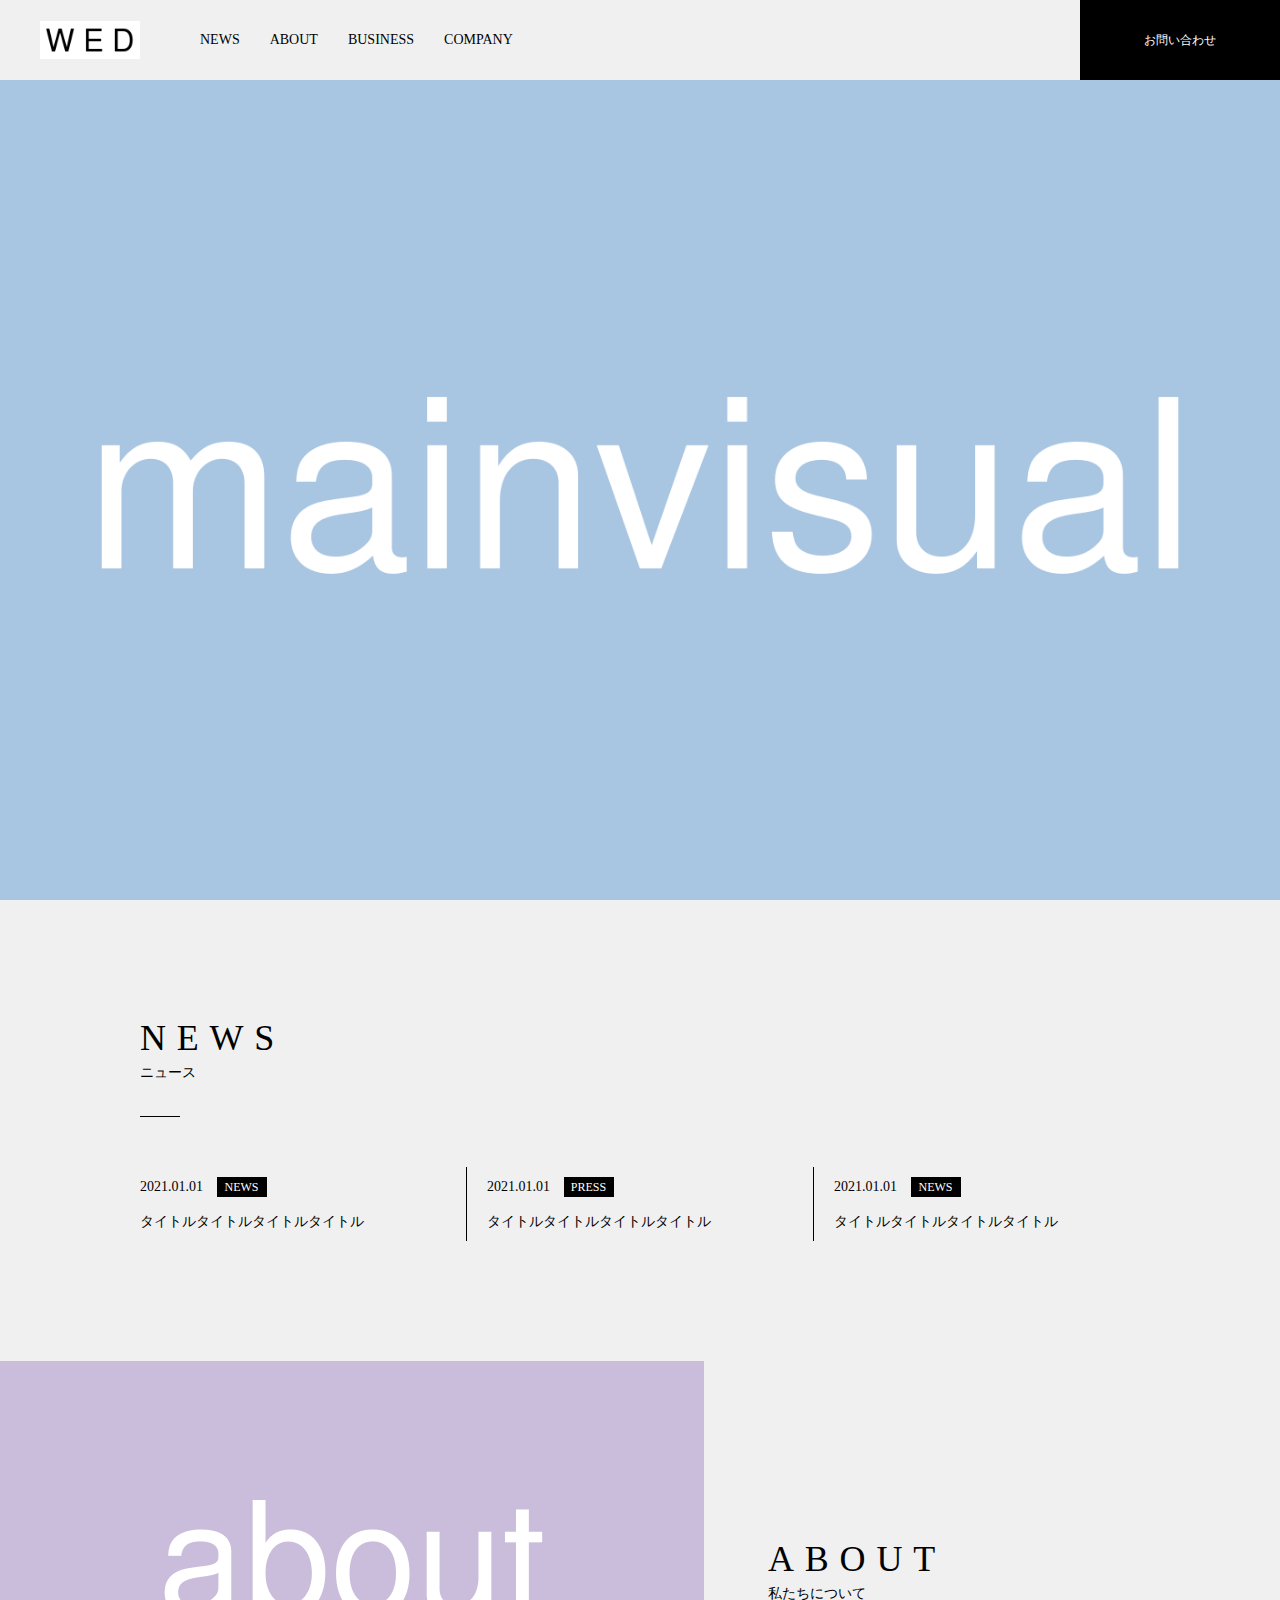
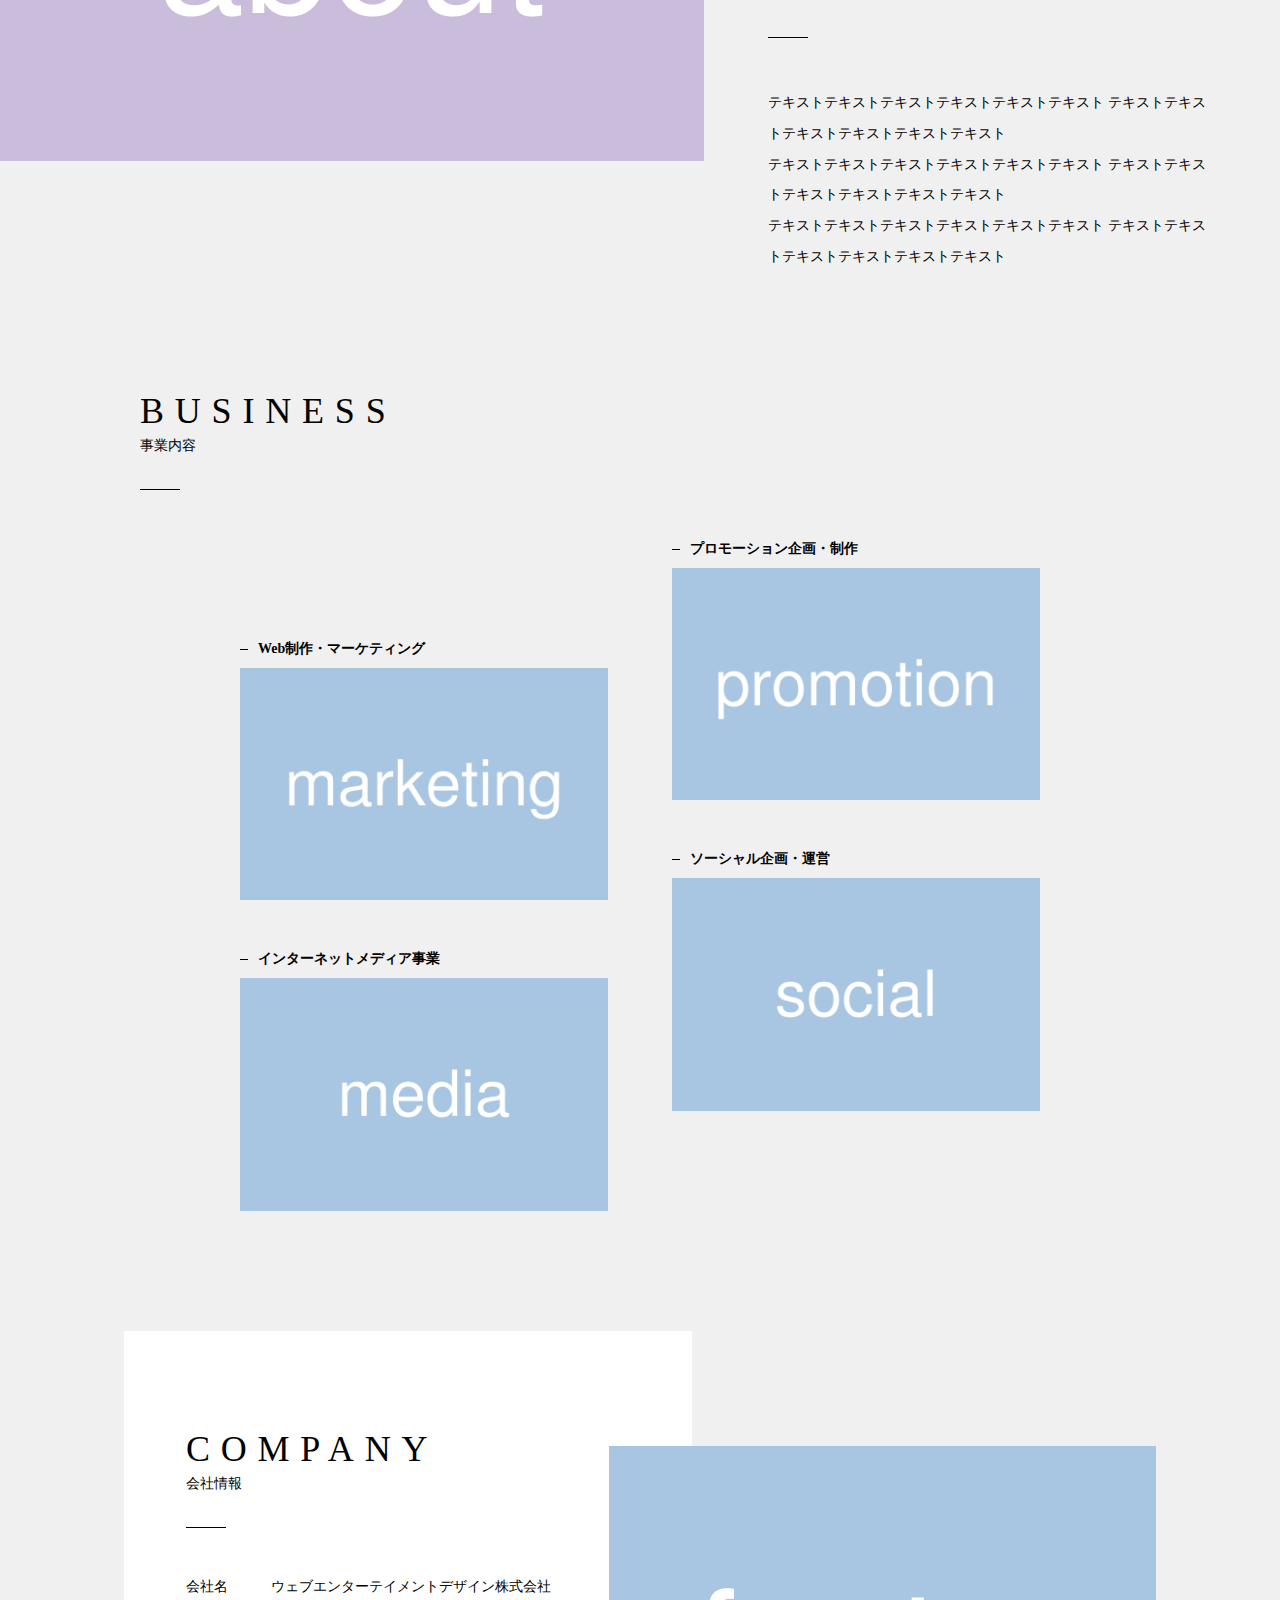
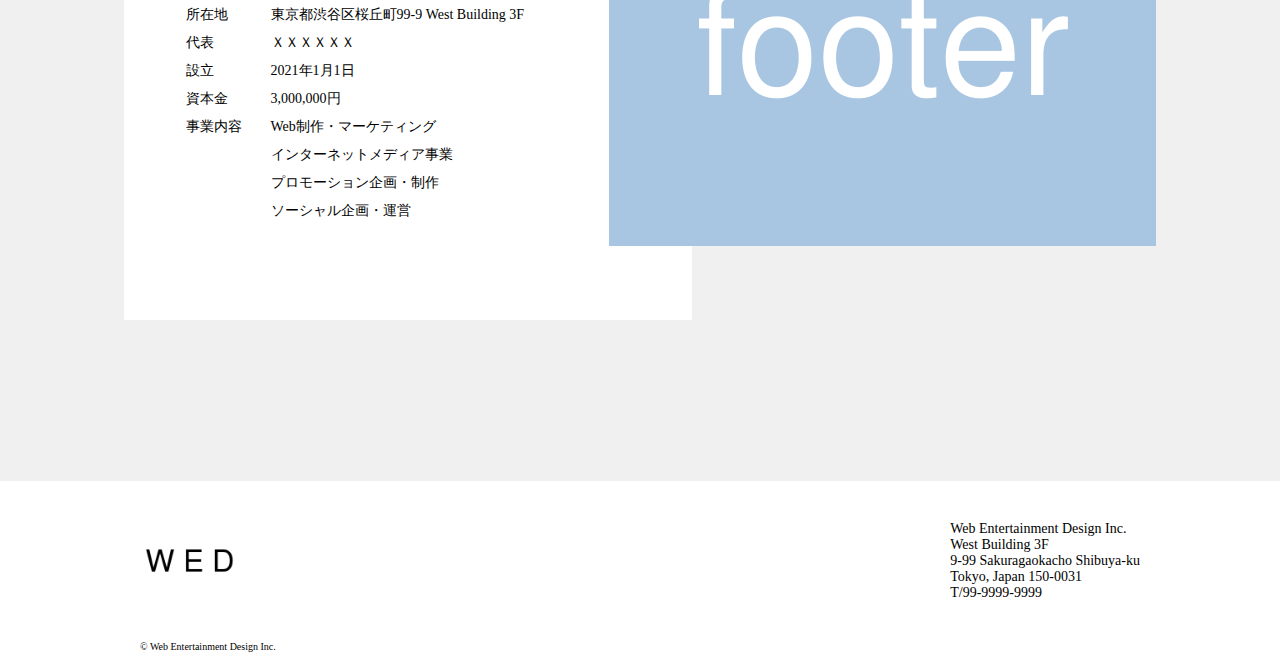
<file: fifth/index.html>
<!DOCTYPE html>
<html lang="ja">
<head>
  <meta charset="UTF-8">
  <meta http-equiv="X-UA-Compatible" content="IE=edge">
  <meta name="viewport" content="width=device-width, initial-scale=1.0">
  <title>課題5</title>
  <link rel="stylesheet" href="./css/style.css">
</head>
<body>
  <header id="header">
    <div class="wrapper inner">
      <h1 class="logo">
        <a href="index.html">
          <img src="./image/logo.png" alt="WED">
        </a>
      </h1>
      <nav>
        <ul>
          <li>
            <a href="#news">NEWS</a>
          </li>
          <li>
            <a href="#about">ABOUT</a>
          </li>
          <li>
            <a href="#business">BUSINESS</a>
          </li>
          <li>
            <a href="#company">COMPANY</a>
          </li>
        </ul>
      </nav>
    </div>
    <a class="contact" href="#">お問い合わせ</a>
  </header>
  <main>
    <div id="mainvisual">
      <img src="./image/mainvisual.png" alt="mainvisual">
    </div>
    <section id="news" class="wrapper">
      <h2 class="section-title">
        <span class="en">NEWS</span>
        <span class="ja">ニュース</span>
      </h2>
      <ul class="list">
        <li>
          <div class="date-area">
            <time datetime="2021-01-01">2021.01.01</time>
            <span>NEWS</span>
          </div>
          <p>タイトルタイトルタイトルタイトル</p>
        </li>
        <li>
          <div class="date-area">
            <time datetime="2021-01-01">2021.01.01</time>
            <span>PRESS</span>
          </div>
          <p>タイトルタイトルタイトルタイトル</p>
        </li>
        <li>
          <div class="date-area">
            <time datetime="2021-01-01">2021.01.01</time>
            <span>NEWS</span>
          </div>
          <p>タイトルタイトルタイトルタイトル</p>
        </li>
      </ul>
    </section>
    <section id="about">
      <div class="img">
        <img src="./image/about.png" alt="passion led us here">
      </div>
      <div class="text-area">
        <h2 class="section-title">
          <span class="en">ABOUT</span>
          <span class="ja">私たちについて</span>
        </h2>
        <p>テキストテキストテキストテキストテキストテキスト テキストテキストテキストテキストテキストテキスト</p>
        <p>テキストテキストテキストテキストテキストテキスト テキストテキストテキストテキストテキストテキスト</p>
        <p>テキストテキストテキストテキストテキストテキスト テキストテキストテキストテキストテキストテキスト</p>
      </div>
    </section>
    <section id="business" class="wrapper">
      <h2 class="section-title">
        <span class="en">BUSINESS</span>
        <span class="ja">事業内容</span>
      </h2>
      <div class="flex">
        <div class="left">
          <div class="item">
            <p class="title">Web制作・マーケティング</p>
            <img src="./image/marketing.png" alt="marketing">
          </div>
          <div class="item">
            <p class="title">インターネットメディア事業</p>
            <img src="./image/media.png" alt="media">
          </div>
        </div>
        <div class="right">
          <div class="item">
            <p class="title">プロモーション企画・制作</p>
            <img src="./image/promotion.png" alt="promotion">
          </div>
          <div class="item">
            <p class="title">ソーシャル企画・運営</p>
            <img src="./image/social.png" alt="social">
          </div>
        </div>
      </div>
    </section>
    <section id="company" class="wrapper">
      <div class="text">
        <h2 class="section-title">
          <span class="en">COMPANY</span>
          <span class="ja">会社情報</span>
        </h2>
        <dl class="info">
          <dt>会社名</dt>
          <dd>ウェブエンターテイメントデザイン株式会社</dd>
          <dt>所在地</dt>
          <dd>東京都渋谷区桜丘町99-9 West Building 3F</dd>
          <dt>代表</dt>
          <dd>ＸＸＸＸＸＸ</dd>
          <dt>設立</dt>
          <dd>2021年1月1日</dd>
          <dt>資本金</dt>
          <dd>3,000,000円</dd>
          <dt>事業内容</dt>
          <dd>Web制作・マーケティング</dd>
          <dd class="add">インターネットメディア事業</dd>
          <dd class="add">プロモーション企画・制作</dd>
          <dd class="add">ソーシャル企画・運営</dd>
        </dl>
      </div>
      <div class="img">
        <img src="./image/company.png" alt="company">
      </div>
    </section>
  </main>
  <footer id="footer">
    <div class="wrapper">
      <div class="flex">
        <div class="logo">
          <img src="./image/logo.png" alt="WED">
        </div>
        <div class="info">
          <p>
            Web Entertainment Design Inc.<br>
            West Building 3F<br>
            9-99 Sakuragaokacho Shibuya-ku<br>
            Tokyo, Japan 150-0031
          </p>
          <p>T/99-9999-9999</p>
        </div>
      </div>
      <p class="copyright">&copy; Web Entertainment Design Inc.</p>
    </div>
  </footer>
</body>
</html>
</file>
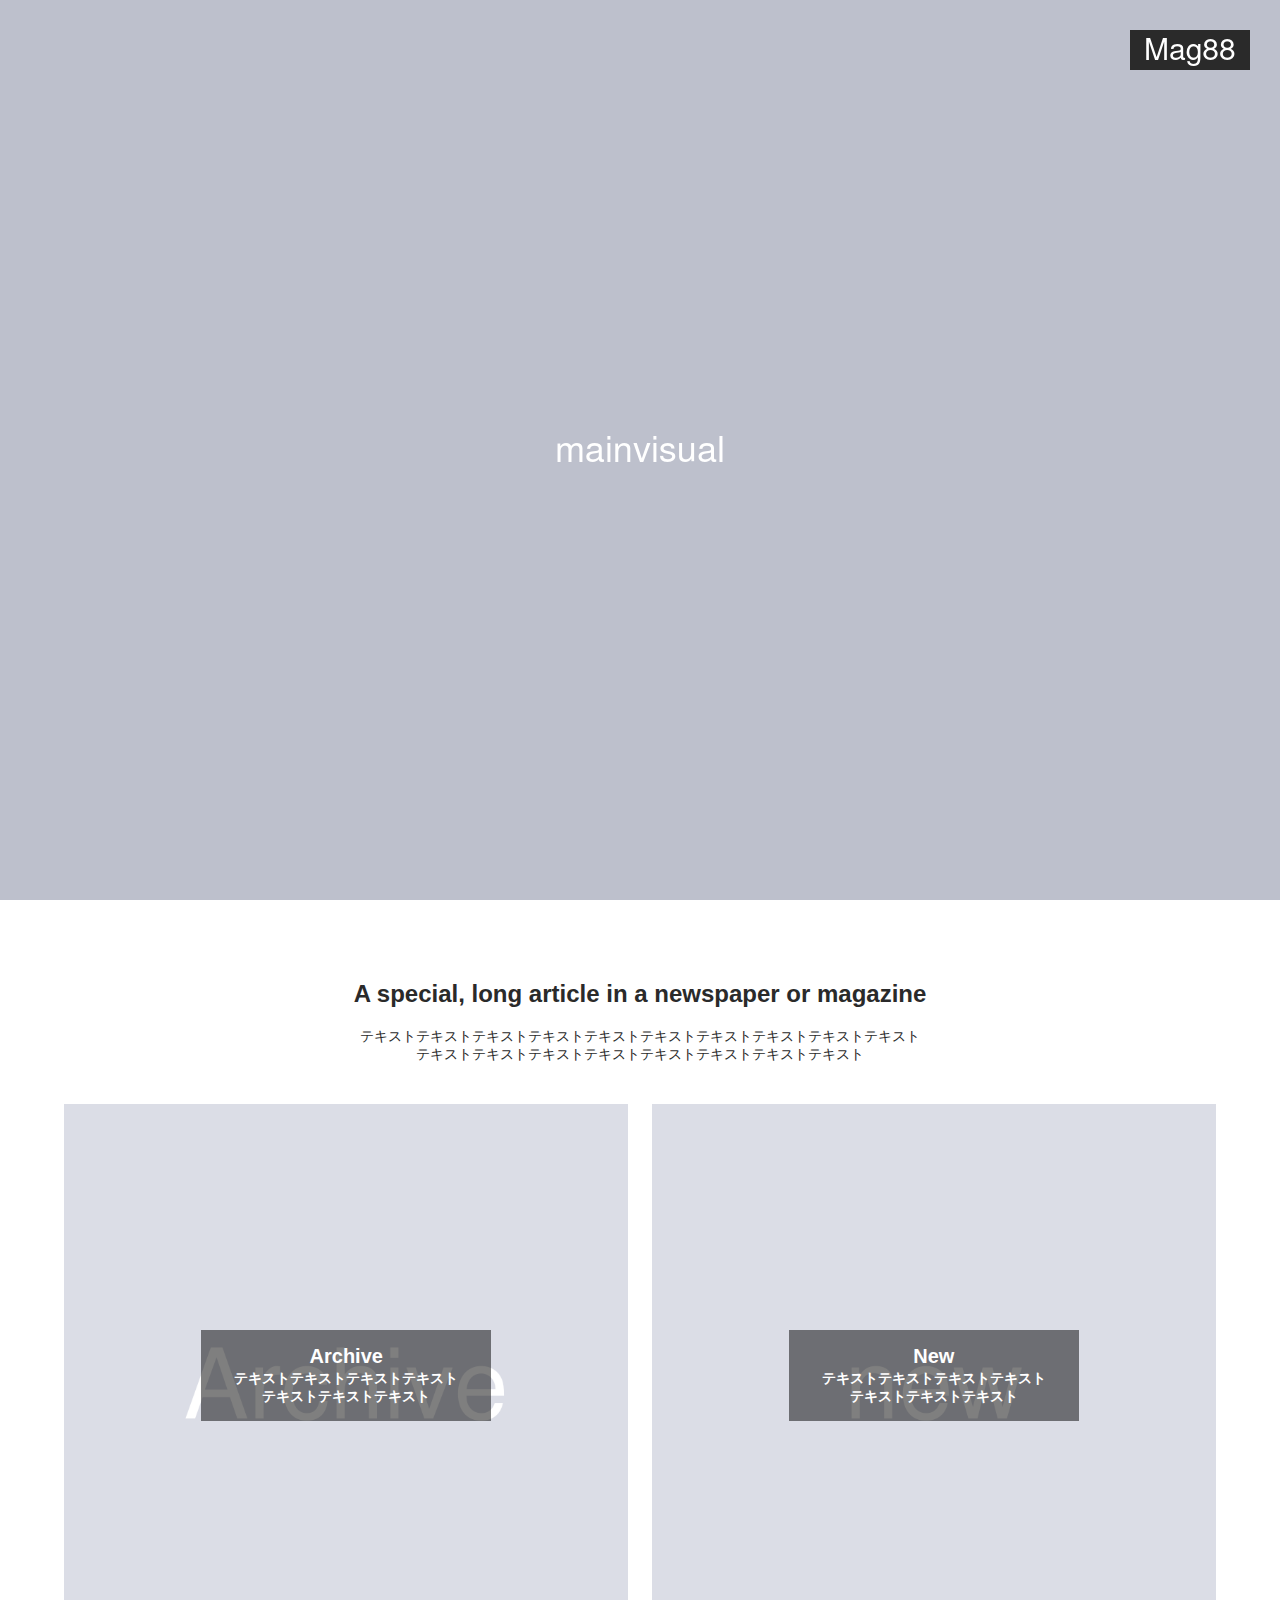
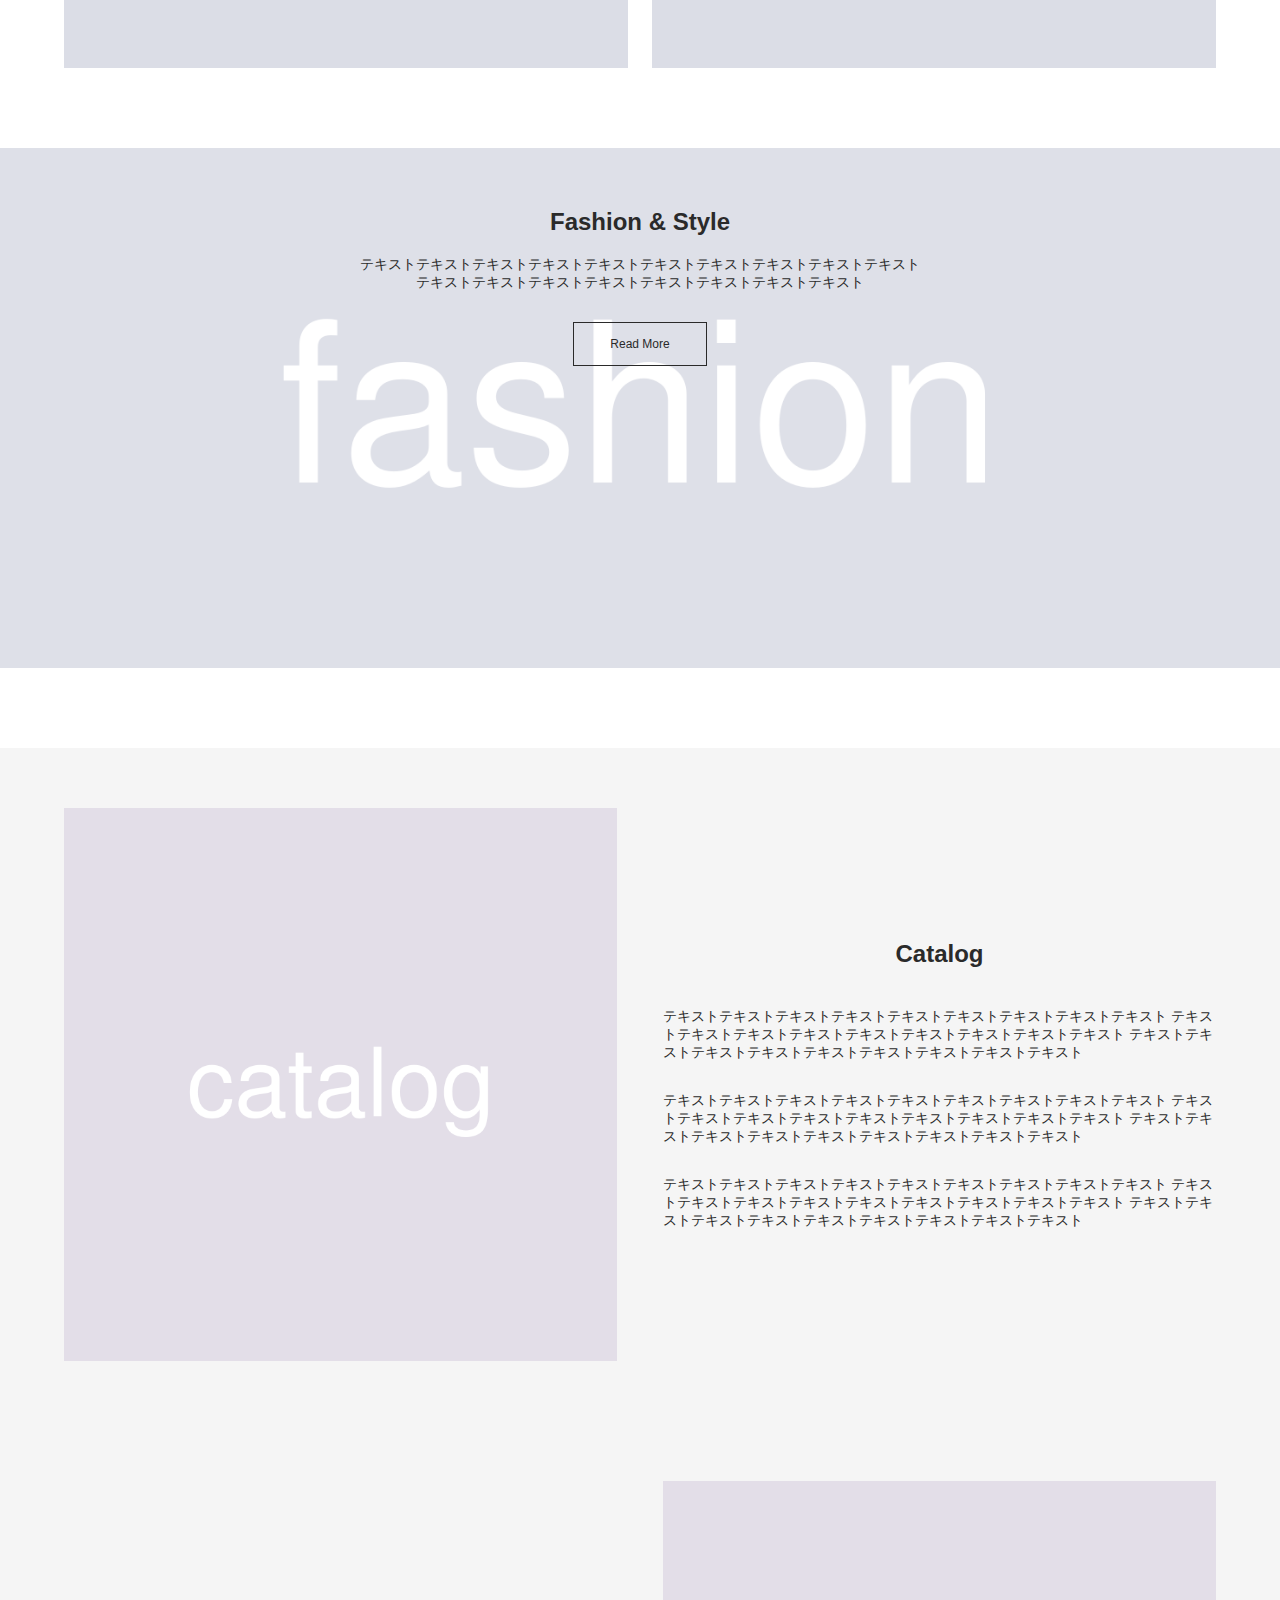
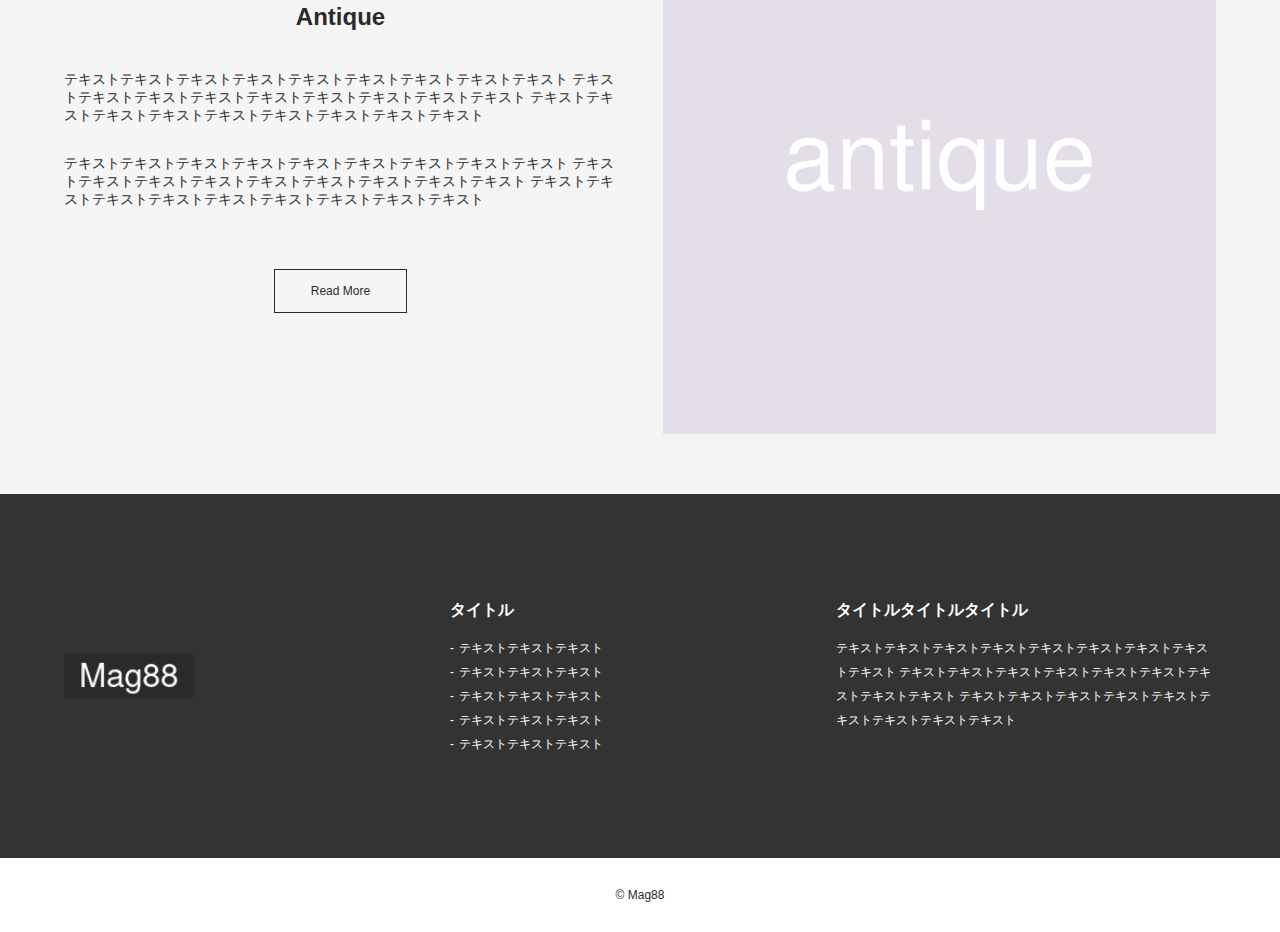
<file: fourth/index.html>
<!DOCTYPE html>
<html lang="ja">
<head>
  <meta charset="UTF-8">
  <meta http-equiv="X-UA-Compatible" content="IE=edge">
  <meta name="viewport" content="width=device-width, initial-scale=1.0">
  <meta name="desctiption" content="マガジン">
  <title>課題4</title>
  <link rel="stylesheet" href="./css/style.css">
</head>
<body>
  <header id="header">
    <h1 class="site-title">
      <img src="./image/logo.png" alt="logo">
    </h1>
  </header>
  <main>
    <section id="newspaper" class="wrapper">
      <h2 class="section-title">A special, long article in a newspaper or magazine</h2>
      <p>
        テキストテキストテキストテキストテキストテキストテキストテキストテキストテキスト<br>
        テキストテキストテキストテキストテキストテキストテキストテキスト
      </p>
      <div class="flex">
        <a class="item" href="#">
          <img src="./image/archive.png" alt="テキストテキストテキストテキスト">
          <div class="text">
            <p class="title">Archive</p>
            <p>
              テキストテキストテキストテキスト<br>
              テキストテキストテキスト
            </p>
          </div>
        </a>
        <a class="item" href="#">
          <img src="./image/new.png" alt="new">
          <div class="text">
            <p class="title">New</p>
            <p>
              テキストテキストテキストテキスト<br>
              テキストテキストテキスト
            </p>
          </div>
        </a>
      </div>
    </section>
    <section id="fashion">
      <div class="wrapper">
        <h2 class="section-title">Fashion & Style</h2>
        <p>
          テキストテキストテキストテキストテキストテキストテキストテキストテキストテキスト<br>
          テキストテキストテキストテキストテキストテキストテキストテキスト
        </p>
        <a class="btn" href="#">Read More</a>
      </div>
    </section>
    <section class="catalog-antique">
      <div class="flex wrapper">
        <div class="item">
          <img src="./image/catalog.png" alt="catalog">
        </div>
        <div class="item">
          <h2 class="section-title">Catalog</h2>
          <p>
            テキストテキストテキストテキストテキストテキストテキストテキストテキスト
            テキストテキストテキストテキストテキストテキストテキストテキストテキスト
            テキストテキストテキストテキストテキストテキストテキストテキストテキスト
          </p>
          <p>
            テキストテキストテキストテキストテキストテキストテキストテキストテキスト
            テキストテキストテキストテキストテキストテキストテキストテキストテキスト
            テキストテキストテキストテキストテキストテキストテキストテキストテキスト
          </p>
          <p>
            テキストテキストテキストテキストテキストテキストテキストテキストテキスト
            テキストテキストテキストテキストテキストテキストテキストテキストテキスト
            テキストテキストテキストテキストテキストテキストテキストテキストテキスト
          </p>
        </div>
      </div>
    </section>
    <section class="catalog-antique">
      <div class="flex wrapper">
        <div class="item">
          <h2 class="section-title">Antique</h2>
          <p>
            テキストテキストテキストテキストテキストテキストテキストテキストテキスト
            テキストテキストテキストテキストテキストテキストテキストテキストテキスト
            テキストテキストテキストテキストテキストテキストテキストテキストテキスト
          </p>
          <p>
            テキストテキストテキストテキストテキストテキストテキストテキストテキスト
            テキストテキストテキストテキストテキストテキストテキストテキストテキスト
            テキストテキストテキストテキストテキストテキストテキストテキストテキスト
          </p>
          <div class="btn">
            <a href="#">Read More</a>
          </div>
        </div>
        <div class="item">
          <img src="./image/antique.png" alt="antique">
        </div>
      </div>
    </section>
  </main>
  <footer id="footer">
    <div class="flex wrapper">
      <div class="item">
        <a href="index.html"><img src="./image/logo.png" alt="Mag88"></a>
      </div>
      <div class="item">
        <p class="title">タイトル</p>
        <ul>
          <li>テキストテキストテキスト</li>
          <li>テキストテキストテキスト</li>
          <li>テキストテキストテキスト</li>
          <li>テキストテキストテキスト</li>
          <li>テキストテキストテキスト</li>
        </ul>
      </div>
      <div class="item">
        <p class="title">タイトルタイトルタイトル</p>
        <p>
          テキストテキストテキストテキストテキストテキストテキストテキストテキスト
          テキストテキストテキストテキストテキストテキストテキストテキストテキスト
          テキストテキストテキストテキストテキストテキストテキストテキストテキスト
        </p>
      </div>
    </div>
    <p class="copyright">© Mag88</p>
  </footer>
</body>
</html>
</file>
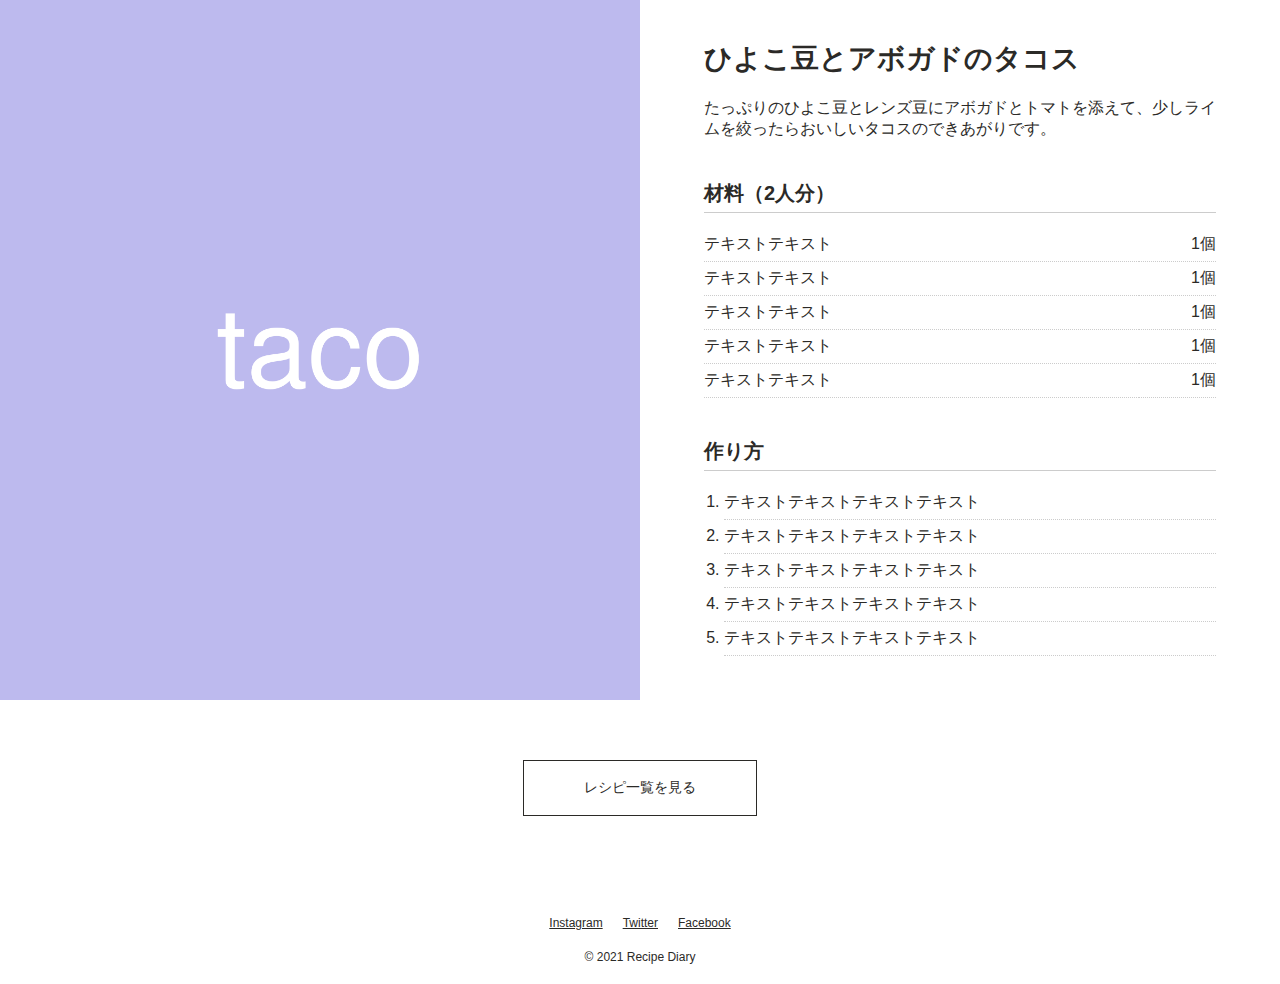
<file: second/index.html>
<!DOCTYPE html>
<html lang="ja">
<head>
  <meta charset="UTF-8">
  <meta http-equiv="X-UA-Compatible" content="IE=edge">
  <meta name="viewport" content="width=device-width, initial-scale=1.0">
  <meta name="description" content="レシピ">
  <title>課題2</title>
  <link rel="stylesheet" href="./css/style.css">
</head>
<body>
  <main id="main">
    <div class="flex">
      <div class="mainvisual">
        <img src="./image/mainvisual.png" alt="taco">
      </div>
      <div class="recipe">
        <h1 class="main-title">ひよこ豆とアボガドのタコス</h1>
        <p>たっぷりのひよこ豆とレンズ豆にアボガドとトマトを添えて、少しライムを絞ったらおいしいタコスのできあがりです。</p>
        <div class="content">
          <h2 class="content-title">材料（2人分）</h2>
          <dl class="ingredient-list">
            <dt>テキストテキスト</dt>
            <dd>1個</dd>
            <dt>テキストテキスト</dt>
            <dd>1個</dd>
            <dt>テキストテキスト</dt>
            <dd>1個</dd>
            <dt>テキストテキスト</dt>
            <dd>1個</dd>
            <dt>テキストテキスト</dt>
            <dd>1個</dd>
          </dl>
        </div>
        <div class="content">
          <h2 class="content-title">作り方</h2>
          <ol class="step-list">
            <li>テキストテキストテキストテキスト</li>
            <li>テキストテキストテキストテキスト</li>
            <li>テキストテキストテキストテキスト</li>
            <li>テキストテキストテキストテキスト</li>
            <li>テキストテキストテキストテキスト</li>
          </ol>
        </div>
      </div>
    </div>
    <div class="btn">
      <a href="#">レシピ一覧を見る</a>
    </div>
  </main>
  <footer id="footer">
    <ul class="sns">
      <li>
        <a href="#" rel="Instagram">Instagram</a>
      </li>
      <li>
        <a href="#" rel="Twitter">Twitter</a>
      </li>
      <li>
        <a href="#" rel="Facebook">Facebook</a>
      </li>
    </ul>
    <p>© 2021 Recipe Diary</p>
  </footer>
</body>
</html>
</file>
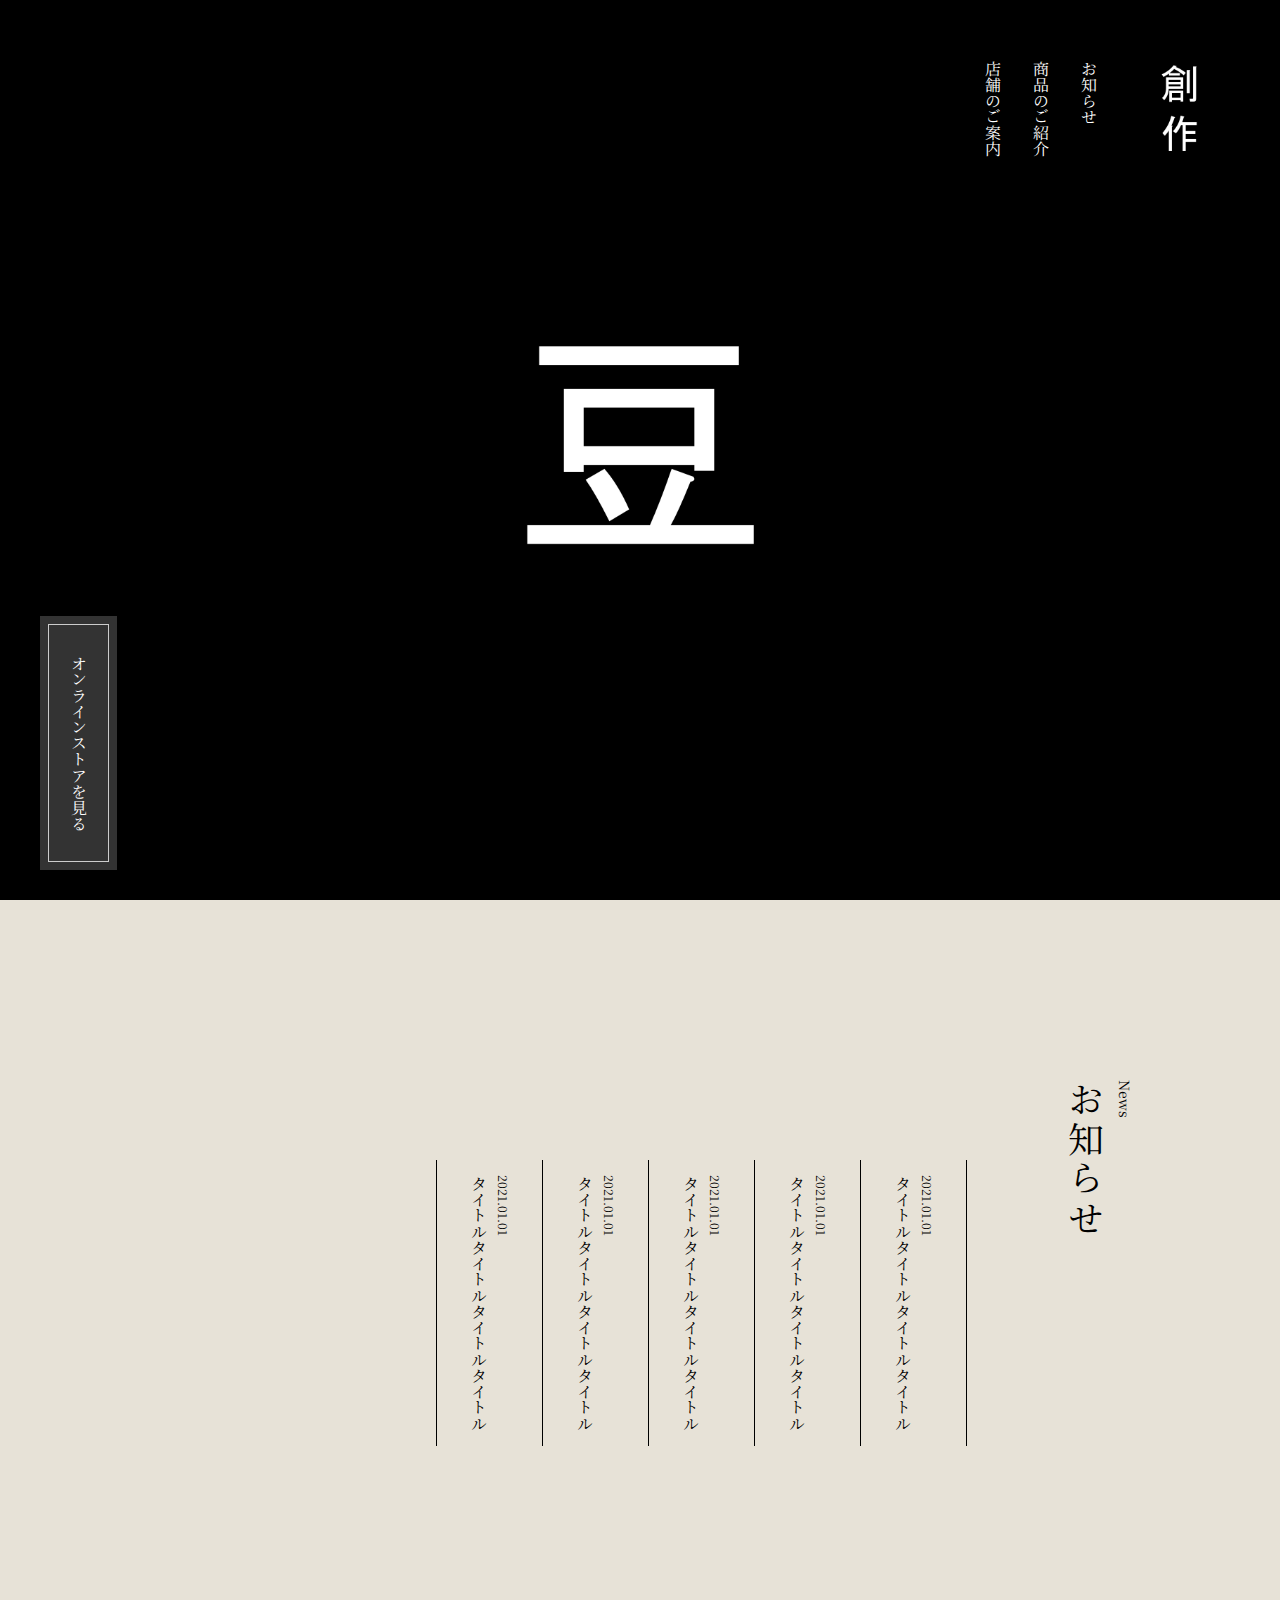
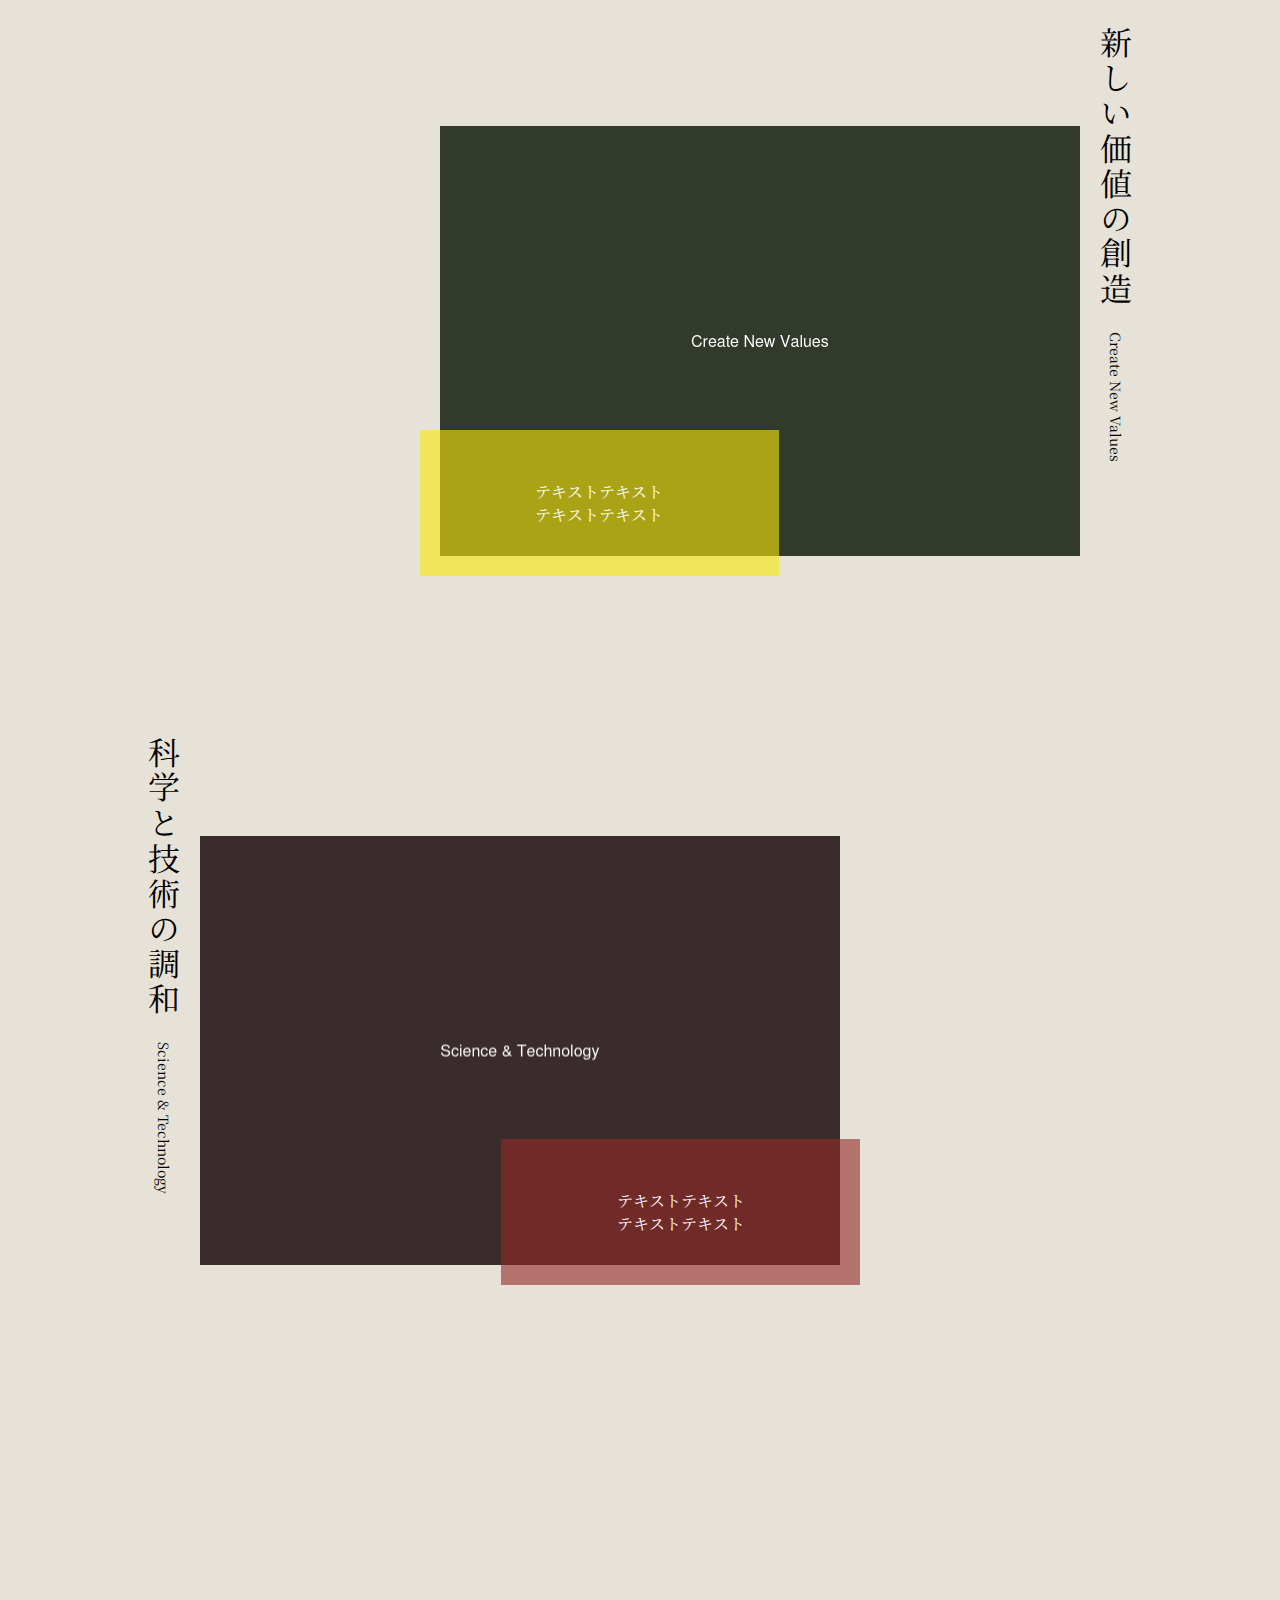
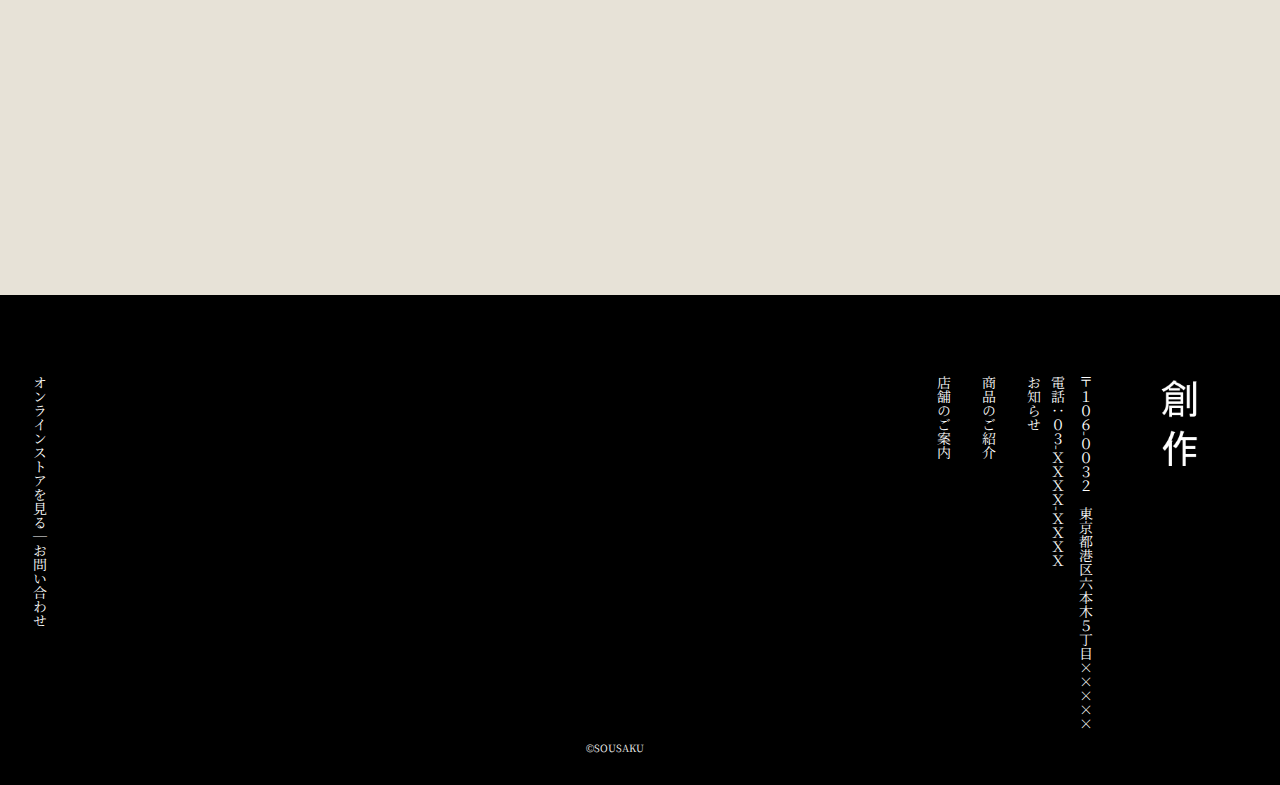
<file: sixth/index.html>
<!DOCTYPE html>
<html lang="ja">
<head>
  <meta charset="UTF-8">
  <meta http-equiv="X-UA-Compatible" content="IE=edge">
  <meta name="viewport" content="width=device-width, initial-scale=1.0">
  <meta name="description" content="テキスト">
  <title>課題6</title>
  <link rel="preconnect" href="https://fonts.gstatic.com">
  <link href="https://fonts.googleapis.com/css2?family=Noto+Serif+JP:wght@400;700&display=swap" rel="stylesheet">
  <link rel="stylesheet" href="./css/style.css">
</head>
<body>

  <header id="header">
    <h1 class="site-title">
      <a href="#"><img src="./image/logo.png" alt="創作"></a>
    </h1>
    <nav id="nav">
      <ul>
        <li><a href="#news">お知らせ</a></li>
        <li><a href="#products1">商品のご紹介</a></li>
        <li><a href="#shop">店舗のご案内</a></li>
      </ul>
    </nav>
    <div class="onlinestore">
      <a href="#" target="_blank">オンラインストアを見る</a>
    </div>
  </header>

  <main>
    <section id="news" class="wrapper">
      <h2 class="sec-title">
        <span class="en">News</span>
        <span class="ja">お知らせ</span>
      </h2>
      <dl class="list">
        <dt>2021.01.01</dt>
        <dd>タイトルタイトルタイトルタイトル</dd>
        <dt>2021.01.01</dt>
        <dd>タイトルタイトルタイトルタイトル</dd>
        <dt>2021.01.01</dt>
        <dd>タイトルタイトルタイトルタイトル</dd>
        <dt>2021.01.01</dt>
        <dd>タイトルタイトルタイトルタイトル</dd>
        <dt>2021.01.01</dt>
        <dd>タイトルタイトルタイトルタイトル</dd>
      </dl>
    </section>

    <section id="products1" class="products wrapper">
      <h2 class="sec-title">
        <span class="ja">新しい価値の創造</span>
        <span class="en">Create New Values</span>
      </h2>
      <div class="item">
        <img src="./image/create.png" alt="create">
        <p class="text">テキストテキスト<br>
        テキストテキスト</p>
      </div>
    </section>

    <section id="products2" class="products wrapper">
      <h2 class="sec-title">
        <span class="ja">科学と技術の調和</span>
        <span class="en">Science & Technology</span>
      </h2>
      <div class="item">
        <img src="./image/science.png" alt="science">
        <p class="text">テキストテキスト<br>
        テキストテキスト</p>
      </div>
    </section>

    <div id="shop">
      <iframe src="https://www.google.com/maps/embed?pb=!1m18!1m12!1m3!1d3241.6831613967106!2d139.73286700102722!3d35.66017708010212!2m3!1f0!2f0!3f0!3m2!1i1024!2i768!4f13.1!3m3!1m2!1s0x60188b9c2ef8e6c3%3A0xff8de5eeddcd1e17!2z44CSMTA2LTAwMzIg5p2x5Lqs6YO95riv5Yy65YWt5pys5pyo77yV5LiB55uu!5e0!3m2!1sja!2sjp!4v1622980739129!5m2!1sja!2sjp" width="600" height="450" style="border:0;" allowfullscreen="" loading="lazy"></iframe>
    </div>

  </main>

  <footer id="footer">
    <div class="inner">
      <div class="left">
        <p><a class="onlinestore" href="#" target="_blank">オンラインストアを見る</a>｜<a href="mailto:xxxxx@xxx.xxx.com">お問い合わせ</a></p>
      </div>

      <div class="right">
        <h1 class="logo"><img src="./image/logo.png" alt="創作"></h1>
        <p class="info">
          〒１０６-００３２　東京都港区六本木５丁目×××××<br>
          電話：<a href="tel:03-xxxx-xxxx">０３-ＸＸＸＸ-ＸＸＸＸ</a>
        </p>
        <ul class="menu">
          <li><a href="#news">お知らせ</a></li>
          <li><a href="#products1">商品のご紹介</a></li>
          <li><a href="#shop">店舗のご案内</a></li>
        </ul>
      </div>
    </div>
    <p class="copyright">&copy;SOUSAKU</p>
  </footer>

</body>
</html>
</file>
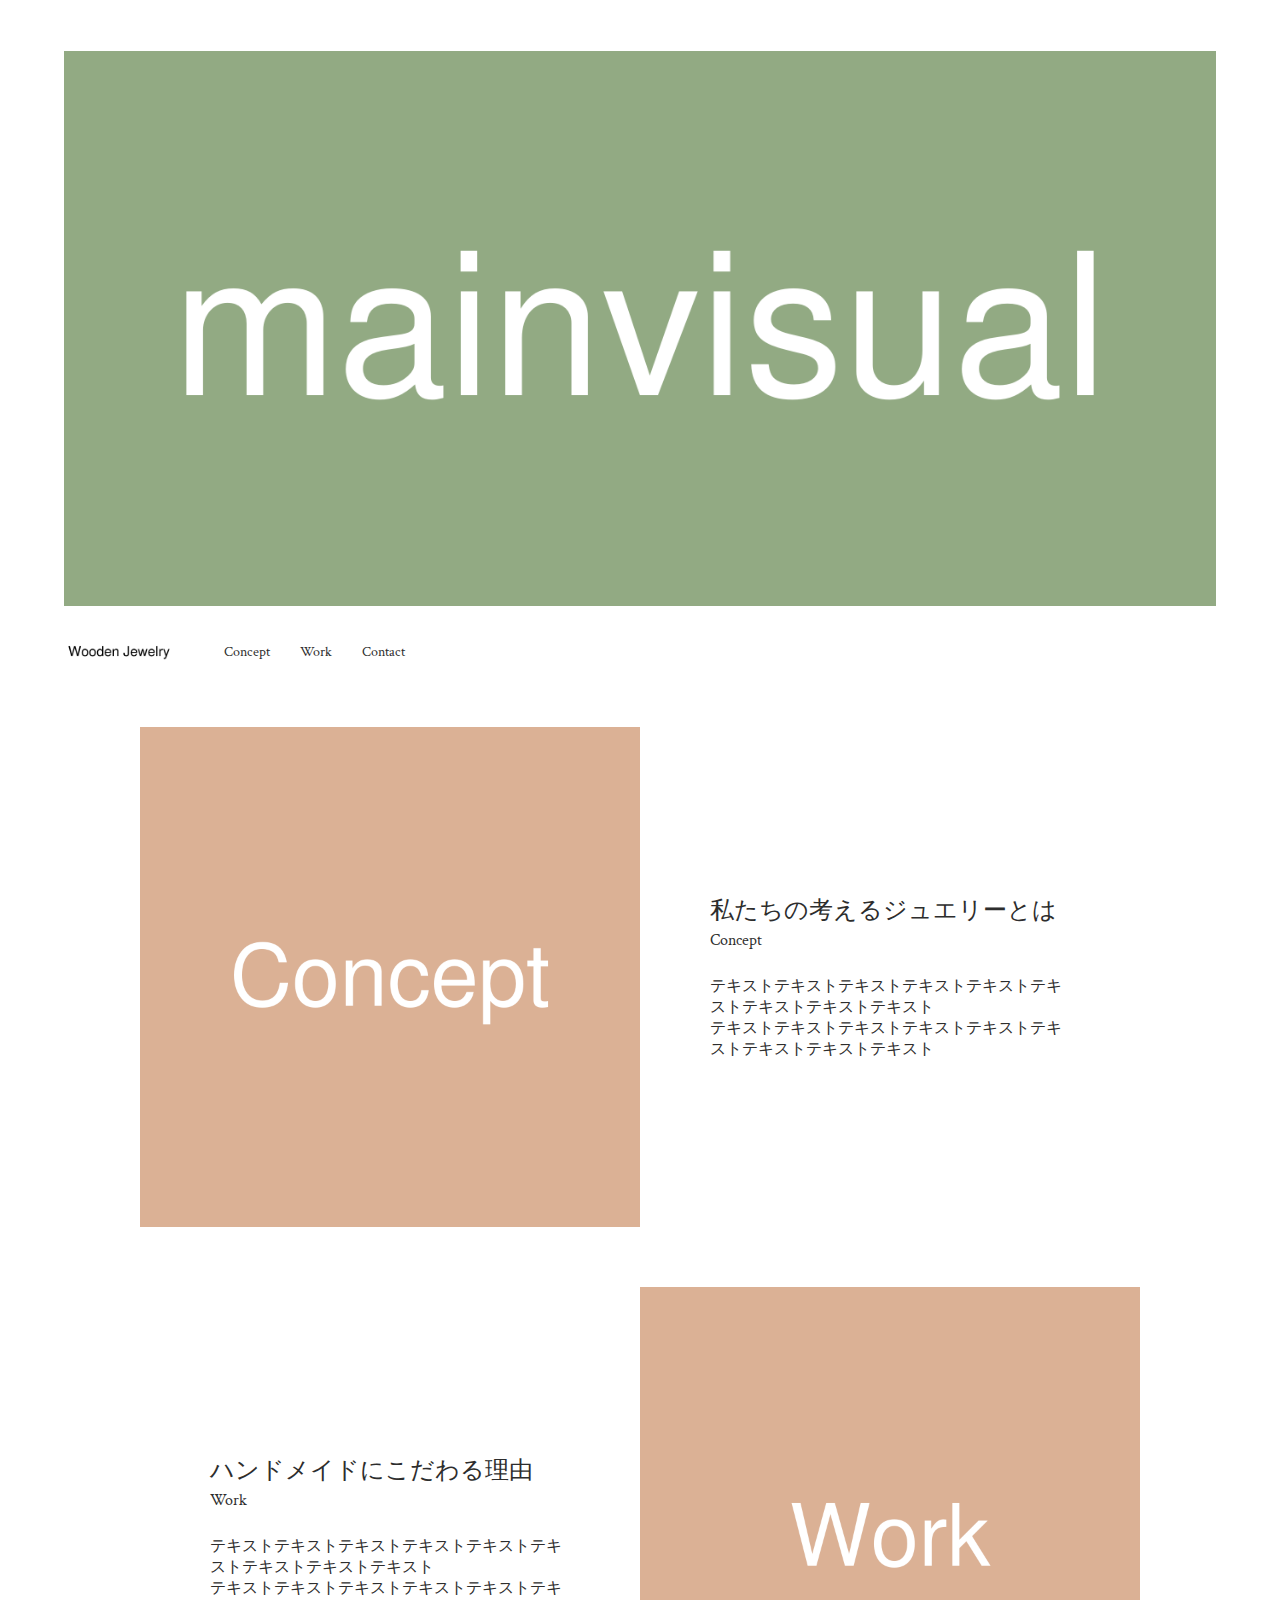
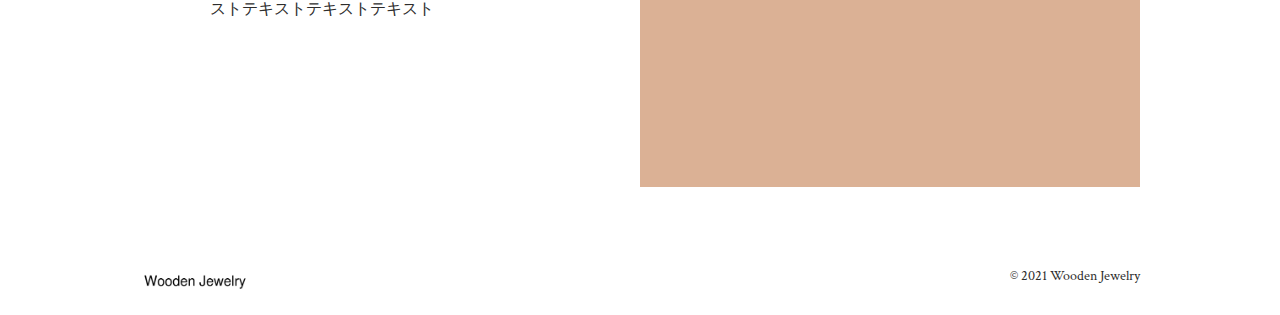
<file: third/index.html>
<!DOCTYPE html>
<html lang="ja">
<head>
  <meta charset="UTF-8">
  <meta http-equiv="X-UA-Compatible" content="IE=edge">
  <meta name="viewport" content="width=device-width, initial-scale=1.0">
  <meta name="description" content="アクセサリー">
  <title>課題3</title>
  <link rel="stylesheet" href="./css/style.css">
  <link rel="preconnect" href="https://fonts.gstatic.com">
  <link href="https://fonts.googleapis.com/css2?family=Crimson+Text:wght@400;700&display=swap" rel="stylesheet">
</head>
<body>
  <div id="mainvisual">
    <img src="./image/mainvisual.png" alt="mainvisual">
  </div>
  <header id="header">
    <h1 class="site-title">
      <a href="#"><img src="./image/logo.png" alt="Wooden Jewelry"></a>
    </h1>
    <nav>
      <ul>
        <li><a href="#concept">Concept</a></li>
        <li><a href="#work">Work</a></li>
        <li><a href="mailto:xxxxx@xxx.xxx.com?subject=お問い合わせ">Contact</a></li>
      </ul>
    </nav>
  </header>
  <div class="container">
    <main>
      <section id="concept" class="content">
        <div class="img">
          <img src="./image/concept.png" alt="concept">
        </div>
        <div class="text-area">
          <h2 class="section-title">私たちの考えるジュエリーとは</h2>
          <span class="section-title-en">Concept</span>
          <p>テキストテキストテキストテキストテキストテキストテキストテキストテキスト</p>
          <p>テキストテキストテキストテキストテキストテキストテキストテキストテキスト</p>
        </div>
      </section>
      <section id="work" class="content">
        <div class="text-area">
          <h2 class="section-title">ハンドメイドにこだわる理由</h2>
          <span class="section-title-en">Work</span>
          <p>テキストテキストテキストテキストテキストテキストテキストテキストテキスト</p>
          <p>テキストテキストテキストテキストテキストテキストテキストテキストテキスト</p>
        </div>
        <div class="img">
          <img src="./image/work.png" alt="work">
        </div>
      </section>
    </main>
    <footer id="footer">
      <div class="logo">
        <img src="./image/logo.png" alt="Wooden Jewelry">
      </div>
      <p>© 2021 Wooden Jewelry</p>
    </footer>
  </div>
</body>
</html>
</file>
<file: fifth/css/style.css>
@charset "UTF-8";

/*命名規則：OOCSS*/

html {
  font-size: 100%;
}

body, header, nav, ul, li, img, p, h1, h2, dl, dt, dd {
  margin: 0;
  padding: 0;
}

body {
  background: #f0f0f0;
  color: #000000;
  font-size: 0.875rem;
}

img {
  max-width: 100%;
  vertical-align: bottom;
}

a {
  text-decoration: none;
  color: #000000;
  font-size: 0.875rem;
}

li {
  list-style: none;
}

body {
  overflow-x: hidden;
  overflow-y: scroll;
}

.wrapper {
  max-width: 1032px;
  width: 100%;
  margin: 0 auto;
  padding: 0 16px;
  box-sizing: border-box;
}

.logo {
  width: 100px;
  line-height: 1px;
  margin-right: 60px;
}

.logo a {
  display: block;
}

.section-title {
  font-weight: normal;
  line-height: 1;
  margin-bottom: 50px;
}

.section-title::after {
  content: "";
  width: 40px;
  height: 1px;
  background-color: #000000;
  display: block;
}

.section-title .en {
  display: block;
  font-size: 2.25rem;
  letter-spacing: 0.3em;
  margin-bottom: 10px;
}

.section-title .ja {
  display: block;
  font-size: 0.875rem;
  margin-bottom: 36px;
}

/*header*/
#header {
  display: flex;
  justify-content: space-between;
  align-items: center;
  height: 80px;
}

#header .inner {
  display: flex;
  align-items: center;
}

#header .inner ul {
  display: flex;
  align-items: center;
}

#header .inner li {
  margin-right: 30px;
}

#header .inner li:last-child {
  margin-right: 0;
}

#header .contact {
  background: #000000;
  color: #ffffff;
  font-size: 0.75rem;
  height: 80px;
  width: 200px;
  line-height: 80px;
  display: inline-block;
  text-align: center;
}

#header .contact:hover {
  background: #333333;
}

/*main*/
#mainvisual {
  margin-bottom: 120px;
}

#mainvisual img {
  width: 100%;
  height: calc(100vh - 80px);
  object-fit: cover;
}

#news {
  margin-bottom: 120px;
}

#news .list {
  display: flex;
  justify-content: space-between;
}

#news .list li {
  width: calc(100%/3);
  border-right: solid 1px #000000;
  padding: 10px 20px;
}

#news .list li:first-child {
  padding-left: 0;
}

#news .list li:last-child {
  border-right: none;
  padding-right: 0;
}

#news .list li .date-area {
  margin-bottom: 16px;
}

#news .list li .date-area span {
  width: 50px;
  height: 20px;
  line-height: 20px;
  background: #000000;
  color: #ffffff;
  display: inline-block;
  font-size: 	0.75rem;
  margin-left: 10px;
  text-align: center;
}

#about {
  display: flex;
  margin-bottom: 120px;
}

#about .img {
  width: 55%;
}

#about .img img {
  width: 100%;
  height: 400px;
  object-fit: cover;
}

#about .text-area {
  width: 45%;
  box-sizing: border-box;
  padding: 180px 5% 0 5%;
}

#about .text-area p {
  line-height: 2.2;
}

#business {
  margin-bottom: 120px;
}

#business .flex {
  display: flex;
  justify-content: space-between;
  padding: 0 10%;
}

#business .flex .title {
  font-weight: bold;
  margin: 0 0 10px 18px;
  position: relative;
}

#business .flex .title::before {
  content: "";
  width: 8px;
  height: 1px;
  background-color: #000000;
  position: absolute;
  top: 50%;
  left: -18px;
}

#business .flex .item {
  margin-bottom: 50px;
}

#business .flex .item:last-child {
  margin-bottom: 0;
}

#business .flex .left {
  margin-top: 100px;
  width: 46%;
}

#business .flex .right {
  width: 46%;
}

#company {
  height: 750px;
  display: flex;
  align-items: center;
  position: relative;
}

#company .text {
  width: 55%;
  background: #ffffff;
  padding: 100px 8% 100px 6%;
  position: absolute;
  top: 0;
  left: 0;
  box-sizing: border-box;
}

#company .img {
  width: 53%;
  position: absolute;
  top: 115px;
  right: 0;
}

#company .img img {
  width: 100%;
  height: 400px;
  object-fit: cover;
}

#company .info {
  display: flex;
  flex-wrap: wrap;
  align-items: center;
}

#company .info dt {
  width: 20%;
  margin-top: 10px;
}

#company .info dt:first-of-type {
  margin-top: 0;
}

#company .info dd {
  width: 80%;
  margin-top: 10px;
  margin-inline-start: 0;
}

#company .info dd:first-of-type {
  margin-top: 0;
}

#company .info .add {
  margin-left: 20%;
}

/*footer*/
#footer {
  background: #ffffff;
  padding-bottom: 20px;
}

#footer .flex {
  display: flex;
  justify-content: space-between;
  align-items: center;
  padding: 40px 0;
}

#footer .flex .logo {
  margin-right: 0;
}

#footer .copyright {
  font-size: 0.625rem;
}

@media screen and (max-width:900px) {
  .logo {
    width: 80px;
    margin: 8px 0;
  }

  .section-title {
    margin-bottom: 34px;
  }

  .section-title .ja {
    margin-bottom: 24px;
  }

  #header .inner {
    flex-direction: column;
    align-items: flex-start;
  }

  #header .contact {
    display: none;
  }

  #mainvisual {
    margin-bottom: 80px;
  }

  #news {
    margin-bottom: 80px;
  }

  #news .list {
    flex-direction: column;
  }

  #news .list li {
    width: 100%;
    border-right: none;
    padding: 10px 0;
    margin-bottom: 20px;
  }

  #news .list li:last-child {
    margin-bottom: 0;
  }

  #about {
    flex-direction: column;
    margin-bottom: 80px;
  }

  #about .img {
    width: 100%;
    margin-bottom: 30px;
  }

  #about .img img {
    height: 300px;
  }

  #about .text-area {
    width: 100%;
    padding: 0 16px;
  }

  #business {
    margin-bottom: 80px;
  }

  #business .flex {
    flex-direction: column;
    padding: 0;
  }

  #business .flex .left {
    width: 100%;
    margin: 0 0 30px 0;
  }

  #business .flex .right {
    width: 100%;
  }

  #business .flex .item {
    text-align: center;
    margin-bottom: 30px;
  }

  #business .flex .title {
    text-align: left;
  }

  #company {
    height: auto;
    flex-direction: column;
    position: static;
  }

  #company .text {
    width: 100%;
    padding: 40px 20px;
    margin-bottom: 20px;
    position: static;
  }

  #company .img {
    width: 100%;
    padding: 0;
    position: static;
  }

  #company .info {
    flex-direction: column;
  }

  #company .info dt {
    width: 100%;
    margin-top: 20px;
  }

  #company .info dd {
    width: 100%;
    margin-top: 5px;
    padding-left: 14px;
  }

  #company .info dd:first-of-type {
    margin-top: 5px;
  }

  #company .info .add {
    margin-left: 0;
  }

  #footer .flex {
    flex-direction: column;
    align-items: flex-start;
  }

  #footer .flex .logo {
    margin-bottom: 10px;
  }
}

/*反省点、メモ
・画像作成の時に背景透明にできなかった、、、
ツールで透明の指定にしたらつぶつぶが気持ち悪かったので諦めて白にしました
あとWEDの文字が小さい
・h2のsection-titleで、spanを入れてまとめる
・section-titleの下の下線hrじゃなかった
・HTMLでのtimeタグについて
→PC、エンジンへ日時を認識させる
・spanを使いこなせてない気がする
・newsの縦線右だったか～、あとはwidthの使い方！！
すごい！ここでcalcは思いつかなかった！頭やわらか～、、
・businessのタイトル前の横棒がハイフンじゃなくてショック、、、
・companyのかぶせるやつちょっと違った、、、！
positionとも迷ったけど、positionだった、残念
・全体的に、width:100%などつけるべきところがちょっとずれてたりしてて、
結果コードがすっきりしなくなってた気がする
うーん、経験、、、
・flexを縦にするときはcolumnで統一

○なんか違うところ
companyのdtが幅にピッタリ合わない、
margin-inline-start,...end,など0にしてみたり、
dlのfont-size:0、などリセットを試したが効果なし。
申し訳ないですがお手上げ状態なのでご助言いただければ幸いです、、、泣
*/
</file>
<file: fourth/css/style.css>
@charset "UTF-8";

/*命名規則：OOCSS*/

/*共通部分*/
html {
  font-size: 100%;
}

body, header, nav, ul, li, img, p, h1, h2 {
  margin: 0;
  padding: 0;
}

body {
  color: #2a2a2a;
  font-family: "Arial", "Hiragino Sans", "Hiragino Kaku Gothic ProN", Meirio, sans-serif;
  font-size: 0.875rem;
}

img {
  max-width: 100%;
  vertical-align: bottom;
}

a {
  text-decoration: none;
  color: inherit;
}

a:hover {
  opacity: 0.7;
}

li {
  list-style: none;
}

body {
  overflow-x: hidden;
  overflow-y: scroll;
}

.section-title {
  font-size: 1.5rem;
  margin-bottom: 20px;
}

.wrapper {
  max-width: 1200px;
  margin: 0 auto;
  padding: 0 5%;
}

/*header*/
#header {
  background: url(../image/mainvisual.png) no-repeat center/cover;
  height: 100vh;
  position: relative;
  margin-bottom: 80px;
}

#header .site-title {
  position: absolute;
  top: 30px;
  right: 30px;
}

/*main*/
#newspaper {
  text-align: center;
  margin-bottom: 80px;
}

#newspaper .flex {
  display: flex;
  justify-content: space-between;
  margin-top: 40px;
}

#newspaper .flex .item .title {
  font-size: 1.25rem;
  margin-bottom: 2px;
}

#newspaper .flex .item {
  position: relative;
  width: 49%;
}

#newspaper .flex .item .text {
  max-width: 290px;
  font-weight: bold;
  background: rgba(0, 0, 0, 0.5);
  color: #ffffff;
  padding: 15px 0;
  margin: 0 auto;
  position: absolute;
  top: 40%;
  left: 0;
  right: 0;
}

/*fashion&style*/
#fashion {
  background: url(../image/fashion.png) no-repeat center/cover;
  height: 520px;
  margin-bottom: 80px;
  text-align: center;
  padding-top: 60px;
  box-sizing: border-box;
}

.btn {
  color: #2a2a2a;
  display: inline-block;
  border: 1px solid #2a2a2a;
  font-size: 0.75rem;
  padding: 14px 36px;
  margin-top: 30px;
}

/*catalog-antique*/
.catalog-antique {
  background: #f5f5f5;
  padding: 60px 0;
}

.catalog-antique .flex {
  display: flex;
  align-items: center;
  justify-content: space-between;
}

.catalog-antique .section-title {
  margin-bottom: 40px;
}

.catalog-antique .item {
  width: 48%;
  text-align: center;
}

.catalog-antique .item img {
  width: 100%;
}

.catalog-antique .item p {
  text-align: left;
  margin-bottom: 30px;
}

.catalog-antique .item p:last-child {
  margin-bottom: 0;
}

/*footer*/
#footer {
  background: #333333;
  font-size: 0.750rem;
}

#footer .flex {
  display: flex;
  justify-content: space-between;
  color: #ffffff;
  padding-top: 100px;
  padding-bottom: 100px;
}

#footer img {
  width: 130px;
}

#footer .item {
  width: 33%;
  line-height: 2;
}

#footer .item:first-child {
  padding: 60px 0;
}

#footer .item li::before {
  content: "-";
  margin-right: 5px;
}

#footer .item .title {
  font-size: 1rem;
  font-weight: bold;
  margin-bottom: 10px;
}

#footer .copyright {
  background: #ffffff;
  padding: 30px 0;
  text-align: center;
}

@media screen and (max-width:896px) {
  #newspaper .flex {
    flex-direction: column;
  }

  #newspaper .flex .item {
    width: 100%;
  }

  #newspaper .flex .item:first-child {
    margin-bottom: 30px;
  }

  #fashion {
    padding-top: 35px;
    margin-bottom: 50px;
  }

  .catalog-antique {
    padding: 30px 0;
  }

  .catalog-antique .flex {
    flex-direction: column;
  }

  .catalog-antique .item {
    width: 100%;
  }

  .catalog-antique .item:first-child {
    margin-bottom: 60px;
  }

  #footer .flex {
    flex-direction: column;
    padding-top: 30px;
    padding-bottom: 30px;
  }

  #footer .item {
    width: 100%;
    margin-bottom: 30px;
  }

  #footer .item:first-child {
    text-align: center;
    padding: 0;
  }
}

/*反省点、メモ
・ブラウザのColor Zillaで色を調べれた
・catalog-antiqueの余白めちゃ手こずった、、
クエリ後の余白も微妙。
・classのつけ方が下手だからコードやタグが多くなりがち
　item　のクラス名を使っていることでコード量が、、、
・aやpタグにもクラスをつけて使いこなすべき
・catalog-antiqueの囲い方がちょっと違った
*/
</file>
<file: second/css/style.css>
@charset "UTF-8";
/*命名規則：OOCSS*/

/*共通部分*/
html {
  font-size: 100%;
}

body {
  color: #2b2a27;
  font-family: "Helvetica Neue", "Arial", "Hiragino Sans", "Meiryo", sans-serif;
}

body, footer, section, nav, img, ul, ol, li, h1, h2, p, dl, dt, dd {
  margin: 0;
  padding: 0;
}

img {
  max-width: 100%;
  display: block;
}

a {
  color: inherit;
}

ul {
  list-style: none;
}

body {
  overflow-x: hidden;
  overflow-y: scroll;
  margin: 0 auto;
}

.flex {
  display: flex;
  margin-bottom: 60px;
}

/*mainvisual*/
.mainvisual {
  width: 50%;
}

.mainvisual img {
  width: 100%;
  height: 700px;
  object-fit: cover;
  vertical-align: bottom;
}

/*recipe*/
.recipe {
  box-sizing: border-box;
  width: 50%;
  padding: 40px 5% 0 5%;
}

.main-title {
  font-size: 1.75rem;
  margin-bottom: 20px;
}

.content-title {
  font-size: 1.25rem;
  border-bottom: 1px solid #ccc;
  margin: 40px 0 15px 0;
  padding-bottom: 5px;
}

.recipe .ingredient-list {
  display: flex;
  flex-wrap: wrap;
}

.recipe .ingredient-list dt {
  width: 85%;
  border-bottom: 1px dotted #ccc;
  padding: 6px 0;
}

.recipe .ingredient-list dd {
  width: 15%;
  border-bottom: 1px dotted #ccc;
  padding: 6px 0;
  text-align: right;
}

.recipe .step-list li {
  padding: 6px 0;
  border-bottom: 1px dotted #ccc;
  margin-left: 20px;
}

/*btn*/
.btn {
  text-align: center;
  margin-bottom: 80px;
}

.btn a {
  display: inline-block;
  text-decoration: none;
  font-size: 0.875rem;
  padding: 18px 60px;
  border: 1px solid #2b2a27;
}

/*footer*/

#footer {
  text-align: center;
  font-size: 0.75rem;
  padding: 20px;
}

.sns {
  display: flex;
  justify-content: center;
  margin-bottom: 20px;
}

.sns li {
  margin: 0 10px;
}

@media screen and (max-width: 834px) {
  .flex {
    flex-direction: column;
  }

  .mainvisual {
    width: 100%;
  }

  .mainvisual img {
    height: auto;
  }

  .recipe {
    width: 100%;
  }
}

/*反省点、メモなど
・marginをtopでとりがち
見本が基本bottomなのでbottomのほうがいいかも？
・色をお手本通りにするの難しい、真っ黒ではないとはおもったけど、、
・font-family、左のほうが優先順位上
・画像はアプローチは少々異なったけど、
やろうとしていることは同じだったかも
・せっかくつけたクラス名を使い忘れてた、、h1、h2
・dl、dt、ddタグとの出会い←定義、説明
*/
</file>
<file: sixth/css/style.css>
@charset "UTF-8";

/*命名規則：OOCSS*/

html {
  font-size: 100%;
}

body, header, footer, section, nav, img, ul, li, h1, h2, p, span, dl, dt, dd {
  margin: 0;
  padding: 0;
}

body {
  background-color: #E7E2D7;
  color: #000000;
  font-family: "Noto Serif JP", serif;
}

a {
  text-decoration: none;
  color: #ffffff;
}

img {
  max-width: 100%;
  vertical-align: bottom;
}

li {
  list-style: none;
}

body {
  overflow-x: hidden;
  overflow-y: scroll;
}

.site-title {
  line-height: 1px;
  margin-left: 60px;
}

.site-title a {
  display: block;
}

.site-title img {
  width: 40px;
}

.wrapper {
  width: 100%;
  max-width: 1024px;
  padding: 0 20px;
  margin: 0 auto;
  box-sizing: border-box;
}

/*-------------------------------
header
-------------------------------*/

#header {
  background-image: url(../image/mainvisual-pc.png);
  background-size: cover;
  background-position: center top;
  background-repeat: no-repeat;
  width: 100%;
  height: 100vh;
  padding: 60px 80px;
  box-sizing: border-box;
  position: relative;
  margin-bottom: 180px;
  writing-mode: vertical-rl;
  -webkit-writing-mode: vertical-rl;
  -moz-writing-mode: vertical-rl;
  -ms-writing-mode: tb-rl;
}

#nav li {
  margin-left: 25px;
}

#header .onlinestore {
  background-color: rgba(255, 255, 255, 0.2);
  padding: 8px;
  position: absolute;
  bottom: 30px;
  left: 40px;
}

#header .onlinestore a {
  display: block;
  border: 1px solid #ccc;
  padding: 30px 18px;
  box-sizing: border-box;
}

#header .onlinestore a:hover {
  opacity: 0.7;
}

/*-------------------------------
news
-------------------------------*/
#news {
  margin-bottom: 180px;
  display: flex;
  flex-direction: row-reverse;
}

#news .sec-title {
  font-weight: normal;
  line-height: 1;
  writing-mode: vertical-rl;
  -webkit-writing-mode:vertical-rl;
  -moz-writing-mode:vertical-rl;
  -ms-writing-mode: tb-rl;
}

#news .sec-title .en {
  display: block;
  font-size: 0.875rem;
  margin-left: 15px;
}

#news .sec-title .ja {
  display: block;
  font-size: 2.25rem;
  letter-spacing: 0.1em;
}

#news .list {
  padding: 80px 100px 0 0;
  writing-mode: vertical-rl;
  -webkit-writing-mode:vertical-rl;
  -moz-writing-mode:vertical-rl;
  -ms-writing-mode: tb-rl;
}

#news .list dt {
  padding: 15px 30px 15px 5px;
  border-right: 1px solid #000000;
  font-size: 0.75rem;
}

#news .list dd {
  padding: 15px 0 15px 30px;
}

#news .list dd:last-child {
  border-left: 1px solid #000000;
}

/*-------------------------------
products1,products2
-------------------------------*/
.products {
  display: flex;
  margin-bottom: 180px;
}

.products .sec-title {
  font-weight: normal;
  line-height: 1;
}

.products .sec-title .ja {
  font-size: 2rem;
  letter-spacing: 0.1em;
  margin-bottom: 18px;
}

.products .sec-title .en {
  font-size: 0.875rem;
}

.products .item {
  width: 65%;
  margin-top: 100px;
  position: relative;
}

.products .text {
  width: 56%;
  color: #ffffff;
  padding: 50px 0;
  text-align: center;
  position: absolute;
  bottom: -20px;
}

#products1 {
  flex-direction: row-reverse;
}

#products1 .sec-title {
  margin-left: 20px;
  writing-mode: vertical-lr;
  -webkit-writing-mode:vertical-lr;
  -moz-writing-mode:vertical-lr;
  -ms-writing-mode: tb-lr;
}

#products1 .text {
  background-color: rgba(249, 233, 6, 0.6);
  left: -20px;
}

#products2 .sec-title {
  margin-right: 20px;
  writing-mode: vertical-rl;
  -webkit-writing-mode:vertical-rl;
  -moz-writing-mode:vertical-rl;
  -ms-writing-mode: tb-rl;
}

#products2 .text {
  background-color: rgba(149, 42, 38, 0.6);
  right: -20px;
}

/*-------------------------------
shop
-------------------------------*/

#shop iframe {
  width: 100%;
  vertical-align: bottom;
}

/*-------------------------------
footer
-------------------------------*/

#footer {
  background-color: #000000;
  color: #ffffff;
  padding: 80px 80px 30px 30px;
  box-sizing: border-box;
}

#footer .inner {
  width: 100%;
  display: flex;
  justify-content: space-between;
  font-size: 0.875rem;
  margin-bottom: 10px;
}

#footer .inner .left,
#footer .inner .right {
  writing-mode: vertical-rl;
  -webkit-writing-mode:vertical-rl;
  -moz-writing-mode:vertical-rl;
  -ms-writing-mode: tb-rl;
}

#footer .right .logo {
  width: 40px;
  margin-left: 60px;
}

#footer .right .info {
  line-height: 2;
}

#footer .menu li {
  margin-left: 25px;
}

#footer .copyright {
  font-size: 0.625rem;
  text-align: center;
}

@media screen and (max-width: 768px) {
  .wrapper {
    max-width: 100%;
  }

/*-------------------------------
header
-------------------------------*/

  #header {
    background-image: url(../image/mainvisual-sp.png);
    padding: 20px;
    margin-bottom: 80px;
  }

  #header .onlinestore {
    bottom: 20px;
    left: 20px;
  }

/*-------------------------------
news
-------------------------------*/

  #news {
    margin-bottom: 80px;
  }

  #news .sec-title .ja {
    font-size: 1.75rem;
  }

  #news .list {
    padding: 20px 30px 0 0;
  }

  #news .list dt {
    padding: 15px 12px 15px 5px;
  }

  #news .list dt:nth-child(n + 4) {
    display: none;
  }

  #news .list dd {
    padding: 15px 0 15px 12px;
  }

  #news .list dd:nth-of-type(3) {
    border-left: 1px solid #000000;
  }

  #news .list dd:nth-of-type(n + 4) {
    display: none;
  }

/*-------------------------------
products1,products2
-------------------------------*/

  .products {
    margin-bottom: 100px;
  }

  .products .sec-title .ja {
    font-size: 1.5rem;
  }

  .products .sec-title .en {
    display: none;
  }

  .products .item {
    width: 90%;
    margin-top: 70px;
  }

  .products .text {
    width: 64%;
    font-size: 0.875rem;
    padding: 30px 0;
  }

  #products1 .sec-title {
    margin-left: 10px;
  }

  #products2 .sec-title {
    margin-right: 10px;
  }

/*-------------------------------
footer
-------------------------------*/

  #footer {
    padding: 40px 20px 30px 20px;
  }

  #footer .inner .logo {
    margin-left: 25px;
  }

  #footer .menu li {
    margin-left: 10px;
  }

  #footer .menu {
    font-size: 0.875rem;
    margin-right: 25px;
  }
}

/*
反省点、メモ
・縦書き難しい！
予想した挙動と案外違うので、試行錯誤で時間がかかった。
あとmedia screenにしたときにやっぱ違ったみたいなことが多かった。
・またwrapperをinnerで記載してしまった。あほの子、、、学習能力、、
・newsがul、liではなくdl、dt、ddだった！
課題５ではul、liだったので、何か使い分けの定義？はあるのか、それとも案件での相談次第？なのか。
はたまたどちらでもOKなのか気になる！
・ベンダープレフィックス忘れがち
・背景を  backgroundでまとめて書く時と、まとめずに-positionなどで書く時の違いは、
設定の内容による？まとめると positionのcenterとtopを同時に使えないから？
・予想以上に細かい要素ごとに縦書きの設定をしている
→広い範囲で縦書きの設定をするより、部分部分で設定をするほうが、配置の調整や予測がしやすそう
・products1とproducts2を共通のクラスproductsをつけてなかったからコードが増えてしまった、、
なんで思いつかなかった～！？というレベルでショック
・303行目、なぜそこにbackground-sizeがあるのか自分でもよくわからなかった、
たぶんひとつ上の#headerに書きたかったんだと思う
ただ、メディアクエリでSPサイズになった時に、豆のサイズ感はあれ？と思っていたが、まさか画像も別のものになっているとは、、、
・footerのオンラインストアを見る＆お問い合わせの間の線が文字？だった
・iframe = インラインフレーム
外部のWEBサイトを埋め込む
・fotterの電話番号をクリックすると電話かけれる設定見逃してた
*/
</file>
<file: third/css/style.css>
@charset "UTF-8";

/*命名規則：OOCSS*/

/*共通部分*/
html {
  font-size: 100%;
}

body {
  color: #2d2d2d;
  font-family: "Crimson Text", serif;
}
/*ブラウザのWhatFontで確認*/

body, header, nav, ul, li, img, p, h1, h2, span {
  margin: 0;
  padding: 0;
}

a {
  text-decoration: none;
  color: inherit;
}

img {
  max-width: 100%;
  vertical-align: bottom;
}

ul {
  list-style: none;
}

body {
  overflow-x: hidden;
  overflow-y: scroll;
}

.container {
  max-width: 1000px;
  margin: 0 auto;
  padding: 0 18px;
}

.site-title {
  width: 110px;
  line-height: 1px;
  margin-right: 50px;
}

.site-title a {
  display: block;
}

.section-title {
  font-size: 1.5rem;
  font-weight: normal;
  margin-bottom: 4px;
}

.section-title-en {
  display: inline-block;
  margin-bottom: 25px;
}

/*mainvisual*/
#mainvisual {
  width: 90vw;
  margin: 4% auto 0 auto;
}

/*header*/
#header {
  width: 90vw;
  padding: 32px 0;
  display: flex;
  align-items: center;
  margin: 0 auto 30px auto;
}

#header ul {
  display: flex;
}

#header li {
  font-size: 0.875rem;
  margin-right: 30px;
}

#header li:last-child {
  margin-right: 0;
}

/*main*/
.content {
  display: flex;
  align-items: center;
  margin-bottom: 60px;
}

.content .img {
  width: 50%;
}

.content .text-area {
  width: 50%;
  padding: 0 7%;
  box-sizing: border-box;
}

/*footer*/
#footer {
  display: flex;
  justify-content: space-between;
  font-size: 0.875rem;
  padding: 20px 0;
}

#footer .logo {
  width: 110px;
}

/*メディアクエリ*/
@media screen and (max-width:767px) {
  .section-title {
    font-size: 1.25rem;
  }

  #mainvisual {
    width: 100%;
    margin: 0;
  }

  #mainvisual img {
    width: 100%;
    height: 50vh;
    object-fit: cover;
  }

  #header {
    width: 100%;
    padding: 20px 18px;
    box-sizing: border-box;
  }

  #work {
    flex-direction: column-reverse;
  }

  .content {
    flex-direction: column;
  }

  .content .img {
    width: 100%;
    margin-bottom: 10px;
  }

  .content .text-area {
    width: 100%;
    padding: 0;
  }
}

/*反省点、メモなど
・innerでmain、 foooterの幅を指定していたが、
外からまとめてcontainerで囲む方法もあるのか、、、
・concept、workにそれぞれdisplay:flex、margin-bottomを指定していた
同じクラスを付与してスタイルの再利用
・margin打消し忘れ
・CSSをよりスッキリ書けるようにしたい、、
・サイトロゴ画像だった、カーソル合わせて確認しよう
・画像の縦のレスポンシブも意識する
・Crimson Textの見え方が違ったので、最後にHTMLにgooglefontsのlinkを追加しました
　→preconnectを指定することで外部リンクのネットワーク接続を事前に行う指定
*/
</file>
